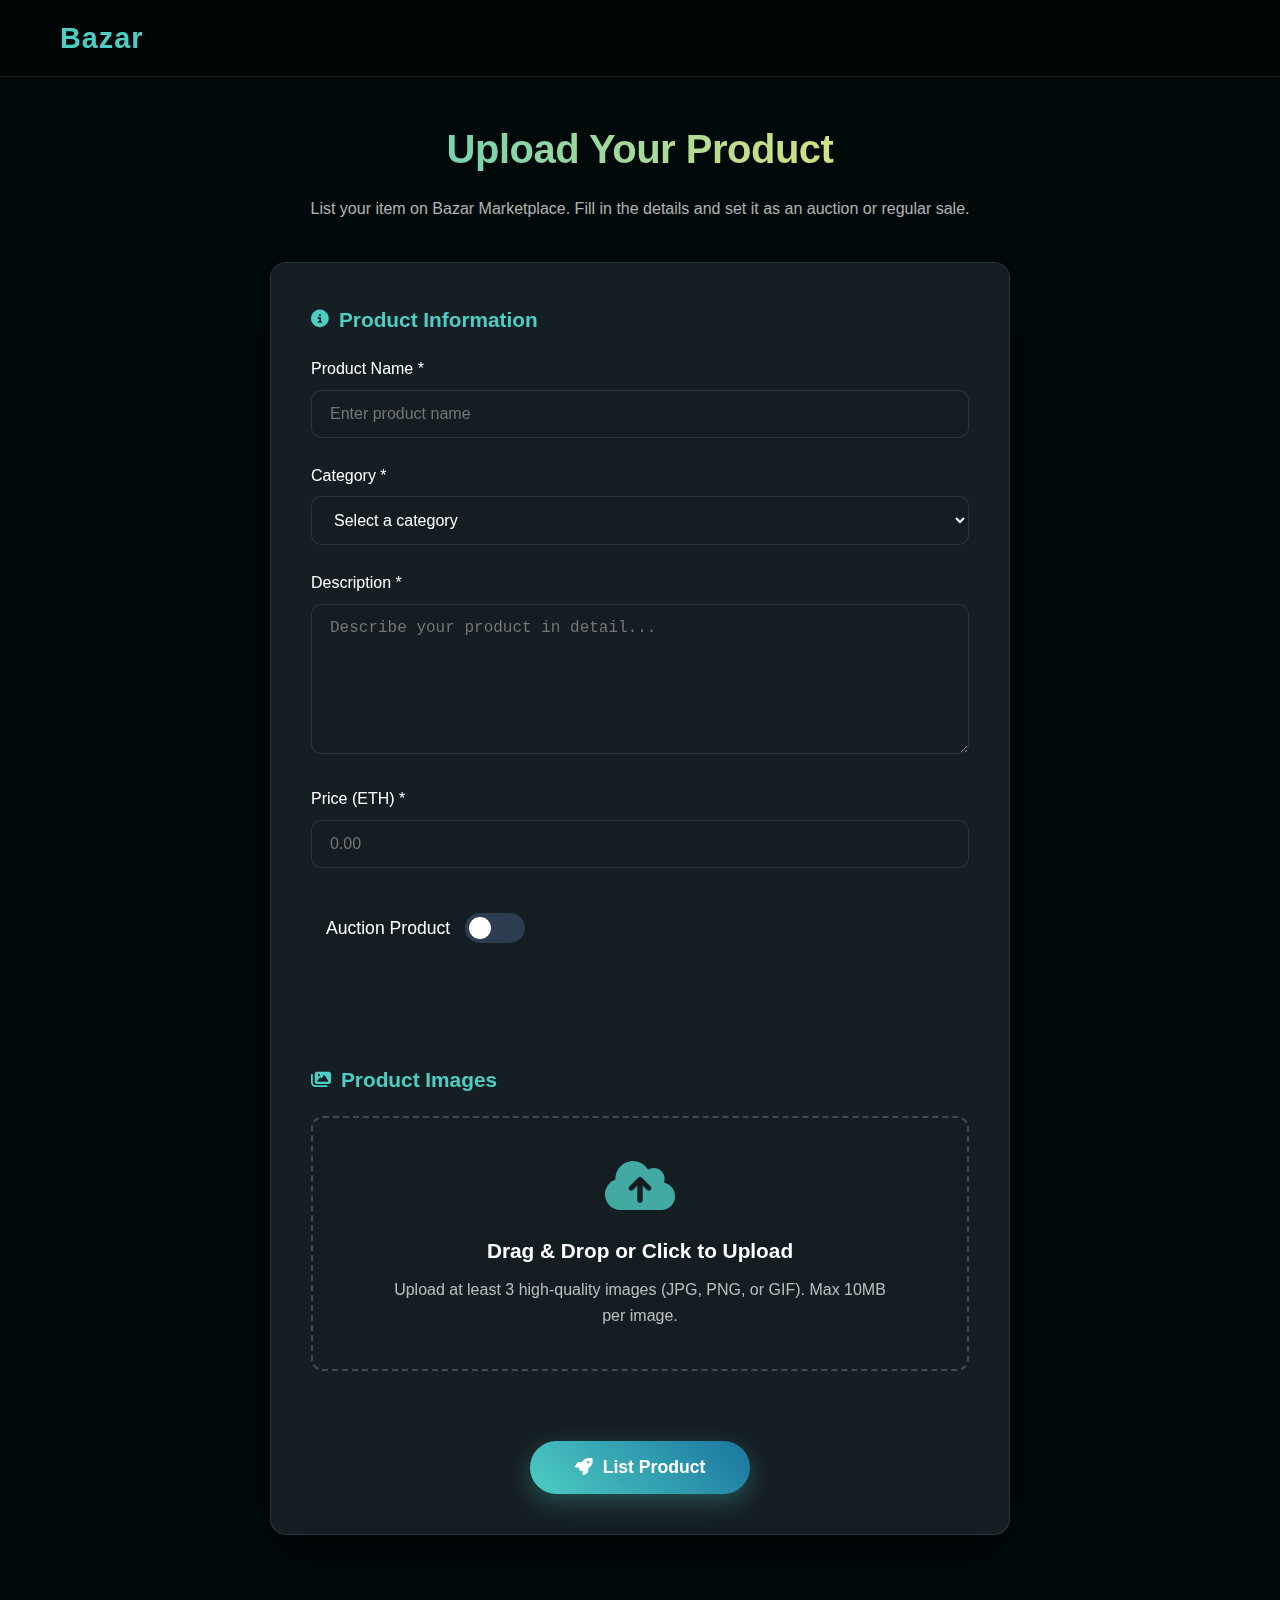
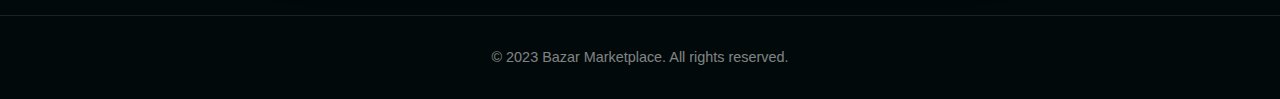
<file: frontend/templates/product-form.html>
<!DOCTYPE html>
<html lang="en">
<head>
  <meta charset="UTF-8">
  <meta name="viewport" content="width=device-width, initial-scale=1.0">
  <title>Product Upload | Bazar Marketplace</title>
  <link rel="stylesheet" href="https://cdnjs.cloudflare.com/ajax/libs/font-awesome/6.4.0/css/all.min.css">
  <style>
    * {
      box-sizing: border-box;
      margin: 0;
      padding: 0;
    }

    :root {
      --primary: #4ecdc4;
      --secondary: #1a2b2e;
      --dark: #071214;
      --darker: #02090a;
      --light: #e0e0e0;
      --danger: #ff4757;
      --warning: #ffe66d;
    }

    body {
      background-color: var(--darker);
      color: white;
      font-family: 'Segoe UI', Tahoma, Geneva, Verdana, sans-serif;
      line-height: 1.6;
      min-height: 100vh;
      display: flex;
      flex-direction: column;
    }

    /* Navbar */
    .navbar {
      position: sticky;
      top: 0;
      width: 100%;
      padding: 15px 60px;
      display: flex;
      justify-content: space-between;
      align-items: center;
      background: rgba(0, 0, 0, 0.4);
      backdrop-filter: blur(12px);
      -webkit-backdrop-filter: blur(12px);
      z-index: 1000;
      border-bottom: 1px solid rgba(255, 255, 255, 0.1);
    }

    .left-section {
      display: flex;
      align-items: center;
      gap: 40px;
    }

    .logo {
      font-size: 1.8rem;
      font-weight: bold;
      color: var(--primary);
      letter-spacing: 1px;
    }

    /* Form Container */
    .form-container {
      max-width: 800px;
      margin: 40px auto;
      padding: 0 30px;
      flex-grow: 1;
      width: 100%;
    }

    .form-header {
      text-align: center;
      margin-bottom: 40px;
    }

    .form-header h1 {
      font-size: 2.5rem;
      margin-bottom: 15px;
      background: linear-gradient(90deg, var(--primary), var(--warning));
      -webkit-background-clip: text;
      -webkit-text-fill-color: transparent;
      letter-spacing: -0.5px;
    }

    .form-header p {
      color: rgba(255, 255, 255, 0.7);
      max-width: 700px;
      margin: 0 auto;
    }

    .form-card {
      background: rgba(30, 40, 45, 0.7);
      backdrop-filter: blur(10px);
      border-radius: 16px;
      padding: 40px;
      border: 1px solid rgba(255, 255, 255, 0.1);
      box-shadow: 0 20px 50px rgba(0, 0, 0, 0.3);
    }

    .form-section {
      margin-bottom: 30px;
    }

    .form-section h3 {
      font-size: 1.3rem;
      margin-bottom: 20px;
      color: var(--primary);
      display: flex;
      align-items: center;
      gap: 10px;
    }

    .form-section h3 i {
      font-size: 1.1rem;
    }

    .form-group {
      margin-bottom: 25px;
    }

    .form-group label {
      display: block;
      margin-bottom: 8px;
      font-weight: 500;
    }

    .form-control {
      width: 100%;
      padding: 14px 18px;
      border-radius: 10px;
      border: 1px solid rgba(255, 255, 255, 0.1);
      background: rgba(20, 30, 35, 0.6);
      color: white;
      font-size: 1rem;
      transition: all 0.3s;
    }

    .form-control:focus {
      outline: none;
      border-color: var(--primary);
      box-shadow: 0 0 0 3px rgba(78, 205, 196, 0.2);
    }

    textarea.form-control {
      min-height: 150px;
      resize: vertical;
    }

    /* Toggle switch */
    .toggle-container {
      display: flex;
      align-items: center;
      gap: 15px;
      margin-bottom: 25px;
      padding: 15px;
      background: rgba(20, 30, 35, 0.4);
      border-radius: 10px;
    }
    
    .toggle-label {
      font-size: 1.1rem;
      font-weight: 500;
    }
    
    .toggle-switch {
      position: relative;
      display: inline-block;
      width: 60px;
      height: 30px;
    }
    
    .toggle-switch input {
      opacity: 0;
      width: 0;
      height: 0;
    }
    
    .slider {
      position: absolute;
      cursor: pointer;
      top: 0;
      left: 0;
      right: 0;
      bottom: 0;
      background-color: #2c3e50;
      transition: .4s;
      border-radius: 30px;
    }
    
    .slider:before {
      position: absolute;
      content: "";
      height: 22px;
      width: 22px;
      left: 4px;
      bottom: 4px;
      background-color: white;
      transition: .4s;
      border-radius: 50%;
    }
    
    input:checked + .slider {
      background-color: var(--primary);
    }
    
    input:checked + .slider:before {
      transform: translateX(30px);
    }

    /* Auction fields */
    .auction-fields {
      display: grid;
      grid-template-columns: 1fr 1fr;
      gap: 20px;
      background: rgba(20, 30, 35, 0.4);
      padding: 25px;
      border-radius: 10px;
      border-left: 4px solid var(--primary);
      margin-top: 20px;
      opacity: 0;
      height: 0;
      overflow: hidden;
      transition: all 0.4s ease;
    }
    
    .auction-fields.active {
      opacity: 1;
      height: auto;
      overflow: visible;
    }

    /* Image Upload Section */
    .image-upload-section {
      margin-top: 30px;
    }

    .upload-area {
      border: 2px dashed rgba(255, 255, 255, 0.2);
      border-radius: 12px;
      padding: 40px 20px;
      text-align: center;
      cursor: pointer;
      transition: all 0.3s;
      background: rgba(20, 30, 35, 0.4);
      margin-bottom: 30px;
    }

    .upload-area:hover {
      border-color: var(--primary);
      background: rgba(30, 50, 55, 0.5);
    }

    .upload-area i {
      font-size: 3.5rem;
      color: var(--primary);
      margin-bottom: 20px;
      opacity: 0.8;
    }

    .upload-area h4 {
      font-size: 1.3rem;
      margin-bottom: 10px;
    }

    .upload-area p {
      color: rgba(255, 255, 255, 0.7);
      max-width: 500px;
      margin: 0 auto;
    }

    .image-previews {
      display: grid;
      grid-template-columns: repeat(auto-fill, minmax(150px, 1fr));
      gap: 20px;
      margin-top: 30px;
    }

    .image-preview {
      position: relative;
      border-radius: 10px;
      overflow: hidden;
      aspect-ratio: 1/1;
      border: 2px solid transparent;
      transition: all 0.3s;
      cursor: pointer;
    }

    .image-preview img {
      width: 100%;
      height: 100%;
      object-fit: cover;
      display: block;
    }

    .image-preview:hover {
      transform: translateY(-5px);
      box-shadow: 0 10px 20px rgba(0, 0, 0, 0.3);
    }

    .image-preview.primary {
      border-color: var(--primary);
      box-shadow: 0 0 0 3px rgba(78, 205, 196, 0.3);
    }

    .image-preview .primary-badge {
      position: absolute;
      top: 10px;
      right: 10px;
      background: var(--primary);
      color: var(--darker);
      font-size: 0.8rem;
      font-weight: bold;
      padding: 5px 10px;
      border-radius: 20px;
      display: none;
    }

    .image-preview.primary .primary-badge {
      display: block;
    }

    .image-preview .actions {
      position: absolute;
      bottom: 0;
      left: 0;
      right: 0;
      background: rgba(0, 0, 0, 0.7);
      padding: 10px;
      display: flex;
      justify-content: center;
      gap: 15px;
      transform: translateY(100%);
      transition: transform 0.3s;
    }

    .image-preview:hover .actions {
      transform: translateY(0);
    }

    .image-preview .actions button {
      background: none;
      border: none;
      color: white;
      font-size: 1.1rem;
      cursor: pointer;
      width: 36px;
      height: 36px;
      border-radius: 50%;
      display: flex;
      align-items: center;
      justify-content: center;
      transition: all 0.3s;
    }

    .image-preview .actions button:hover {
      background: rgba(255, 255, 255, 0.1);
    }

    .image-preview .actions .set-primary {
      color: var(--primary);
    }

    .image-preview .actions .delete {
      color: var(--danger);
    }

    /* Submit Button */
    .submit-section {
      display: flex;
      justify-content: center;
      margin-top: 40px;
    }

    .submit-btn {
      background: linear-gradient(45deg, var(--primary), #1a759f);
      color: white;
      border: none;
      padding: 16px 45px;
      font-size: 1.1rem;
      font-weight: 600;
      border-radius: 50px;
      cursor: pointer;
      transition: all 0.3s;
      display: flex;
      align-items: center;
      gap: 10px;
      box-shadow: 0 8px 25px rgba(78, 205, 196, 0.3);
    }

    .submit-btn:hover {
      transform: translateY(-3px);
      box-shadow: 0 12px 30px rgba(78, 205, 196, 0.4);
    }

    /* Footer */
    footer {
      text-align: center;
      padding: 30px;
      color: rgba(255, 255, 255, 0.5);
      font-size: 0.9rem;
      border-top: 1px solid rgba(255, 255, 255, 0.1);
      margin-top: 40px;
    }

    /* Responsive design */
    @media (max-width: 900px) {
      .navbar {
        padding: 15px 30px;
      }
      
      .form-container {
        padding: 0 20px;
      }
      
      .form-card {
        padding: 30px;
      }
      
      .auction-fields {
        grid-template-columns: 1fr;
      }
    }

    @media (max-width: 600px) {
      .navbar {
        padding: 15px 20px;
      }
      
      .logo {
        font-size: 1.5rem;
      }
      
      .form-header h1 {
        font-size: 2rem;
      }
      
      .form-card {
        padding: 25px 20px;
      }
    }
  </style>
</head>
<body>
  <header class="navbar">
    <div class="left-section">
      <div class="logo">Bazar</div>
    </div>
  </header>

  <div class="form-container">
    <div class="form-header">
      <h1>Upload Your Product</h1>
      <p>List your item on Bazar Marketplace. Fill in the details and set it as an auction or regular sale.</p>
    </div>

    <div class="form-card">
      <form id="productForm">
        <div class="form-section">
          <h3><i class="fas fa-info-circle"></i> Product Information</h3>
          <div class="form-group">
            <label for="productName">Product Name *</label>
            <input type="text" id="productName" class="form-control" placeholder="Enter product name" required>
          </div>
          <div class="form-group">
            <label for="productCategory">Category *</label>
            <select id="productCategory" class="form-control" required>
              <option value="">Select a category</option>
              <option value="art">Digital Art</option>
              <option value="collectibles">Collectibles</option>
              <option value="photography">Photography</option>
              <option value="music">Music</option>
              <option value="domain">Domain Names</option>
              <option value="virtual">Virtual Worlds</option>
            </select>
          </div>
          <div class="form-group">
            <label for="productDescription">Description *</label>
            <textarea id="productDescription" class="form-control" placeholder="Describe your product in detail..." required></textarea>
          </div>
          <div class="form-group">
            <label for="productPrice">Price (ETH) *</label>
            <input type="number" id="productPrice" class="form-control" placeholder="0.00" min="0.01" step="0.01" required>
          </div>
        </div>
        
        <div class="form-section">
          <div class="toggle-container">
            <div class="toggle-label">Auction Product</div>
            <label class="toggle-switch">
              <input type="checkbox" id="auctionToggle">
              <span class="slider"></span>
            </label>
          </div>
          
          <div class="auction-fields" id="auctionFields">
            <div class="form-group">
              <label for="startingBid">Starting Bid (ETH) *</label>
              <input type="number" id="startingBid" class="form-control" placeholder="0.00" min="0.01" step="0.01">
            </div>
            <div class="form-group">
              <label for="auctionDuration">Auction Duration *</label>
              <select id="auctionDuration" class="form-control">
                <option value="1">1 day</option>
                <option value="3" selected>3 days</option>
                <option value="5">5 days</option>
                <option value="7">7 days</option>
                <option value="14">14 days</option>
              </select>
            </div>
            <div class="form-group">
              <label for="reservePrice">Reserve Price (ETH)</label>
              <input type="number" id="reservePrice" class="form-control" placeholder="Optional" min="0.01" step="0.01">
            </div>
          </div>
        </div>

        <div class="form-section image-upload-section">
          <h3><i class="fas fa-images"></i> Product Images</h3>
          <div class="upload-area" id="uploadArea">
            <i class="fas fa-cloud-upload-alt"></i>
            <h4>Drag & Drop or Click to Upload</h4>
            <p>Upload at least 3 high-quality images (JPG, PNG, or GIF). Max 10MB per image.</p>
            <input type="file" id="fileInput" accept="image/*" multiple style="display: none;">
          </div>
          
          <div class="image-previews" id="imagePreviews">
            <!-- Image previews will be added here -->
          </div>
        </div>

        <div class="submit-section">
          <button type="submit" class="submit-btn">
            <i class="fas fa-rocket"></i> List Product
          </button>
        </div>
      </form>
    </div>
  </div>

  <footer>
    &copy; 2023 Bazar Marketplace. All rights reserved.
  </footer>

  <script>
    document.addEventListener('DOMContentLoaded', function() {
      const auctionToggle = document.getElementById('auctionToggle');
      const auctionFields = document.getElementById('auctionFields');
      const uploadArea = document.getElementById('uploadArea');
      const fileInput = document.getElementById('fileInput');
      const imagePreviews = document.getElementById('imagePreviews');
      let primaryImageId = null;
      
      // Auction toggle handler
      auctionToggle.addEventListener('change', function() {
        if (this.checked) {
          auctionFields.classList.add('active');
          document.getElementById('startingBid').required = true;
          document.getElementById('auctionDuration').required = true;
        } else {
          auctionFields.classList.remove('active');
          document.getElementById('startingBid').required = false;
          document.getElementById('auctionDuration').required = false;
        }
      });
      
      // Upload area click handler
      uploadArea.addEventListener('click', () => {
        fileInput.click();
      });
      
      // Handle drag and drop
      uploadArea.addEventListener('dragover', (e) => {
        e.preventDefault();
        uploadArea.style.borderColor = 'var(--primary)';
        uploadArea.style.backgroundColor = 'rgba(30, 50, 55, 0.5)';
      });
      
      uploadArea.addEventListener('dragleave', () => {
        uploadArea.style.borderColor = 'rgba(255, 255, 255, 0.2)';
        uploadArea.style.backgroundColor = 'rgba(20, 30, 35, 0.4)';
      });
      
      uploadArea.addEventListener('drop', (e) => {
        e.preventDefault();
        uploadArea.style.borderColor = 'rgba(255, 255, 255, 0.2)';
        uploadArea.style.backgroundColor = 'rgba(20, 30, 35, 0.4)';
        
        if (e.dataTransfer.files.length) {
          fileInput.files = e.dataTransfer.files;
          handleFileSelect();
        }
      });
      
      // Handle file selection
      function handleFileSelect() {
        const files = fileInput.files;
        
        if (files.length > 0) {
          for (let i = 0; i < files.length; i++) {
            const file = files[i];
            
            // Check if file is an image
            if (!file.type.match('image.*')) {
              alert('Please select only image files.');
              continue;
            }
            
            // Check file size (max 10MB)
            if (file.size > 10 * 1024 * 1024) {
              alert('File size exceeds 10MB: ' + file.name);
              continue;
            }
            
            // Create preview
            const reader = new FileReader();
            
            reader.onload = function(e) {
              const imageId = 'img-' + Date.now() + '-' + Math.floor(Math.random() * 1000);
              const isFirstImage = imagePreviews.children.length === 0;
              
              const preview = document.createElement('div');
              preview.className = 'image-preview' + (isFirstImage ? ' primary' : '');
              preview.dataset.id = imageId;
              preview.innerHTML = `
                <img src="${e.target.result}" alt="Preview">
                <div class="primary-badge">Primary</div>
                <div class="actions">
                  <button type="button" class="set-primary" title="Set as primary">
                    <i class="fas fa-star"></i>
                  </button>
                  <button type="button" class="delete" title="Remove image">
                    <i class="fas fa-trash"></i>
                  </button>
                </div>
              `;
              
              imagePreviews.appendChild(preview);
              
              // Set first image as primary by default
              if (isFirstImage) {
                primaryImageId = imageId;
              }
              
              // Add event listeners to buttons
              preview.querySelector('.set-primary').addEventListener('click', function(e) {
                e.stopPropagation();
                setPrimaryImage(imageId);
              });
              
              preview.querySelector('.delete').addEventListener('click', function(e) {
                e.stopPropagation();
                preview.remove();
                if (primaryImageId === imageId) {
                  if (imagePreviews.children.length > 0) {
                    setPrimaryImage(imagePreviews.children[0].dataset.id);
                  } else {
                    primaryImageId = null;
                  }
                }
              });
              
              // Click on preview to set as primary
              preview.addEventListener('click', function(e) {
                if (e.target.tagName !== 'BUTTON') {
                  setPrimaryImage(imageId);
                }
              });
            };
            
            reader.readAsDataURL(file);
          }
        }
      }
      
      // Set an image as primary
      function setPrimaryImage(imageId) {
        // Remove primary class from all images
        document.querySelectorAll('.image-preview').forEach(preview => {
          preview.classList.remove('primary');
        });
        
        // Add primary class to selected image
        const selectedPreview = document.querySelector(`.image-preview[data-id="${imageId}"]`);
        if (selectedPreview) {
          selectedPreview.classList.add('primary');
          primaryImageId = imageId;
        }
      }
      
      // Form submission handler
      document.getElementById('productForm').addEventListener('submit', function(e) {
        e.preventDefault();
        
        // Validate form
        const productName = document.getElementById('productName').value;
        const category = document.getElementById('productCategory').value;
        const price = document.getElementById('productPrice').value;
        
        if (!productName || !category || !price) {
          alert('Please fill in all required fields.');
          return;
        }
        
        // Validate images
        const images = document.querySelectorAll('.image-preview');
        if (images.length < 3) {
          alert('Please upload at least 3 images.');
          return;
        }
        
        if (!primaryImageId) {
          alert('Please select a primary image.');
          return;
        }
        
        // Check auction fields if auction is enabled
        if (auctionToggle.checked) {
          const startingBid = document.getElementById('startingBid').value;
          if (!startingBid) {
            alert('Please enter a starting bid for the auction.');
            return;
          }
        }
        
        // Form data would be sent to server here
        const formData = {
          productName,
          category,
          description: document.getElementById('productDescription').value,
          price,
          isAuction: auctionToggle.checked,
          primaryImage: primaryImageId,
          imageCount: images.length
        };
        
        if (auctionToggle.checked) {
          formData.startingBid = document.getElementById('startingBid').value;
          formData.auctionDuration = document.getElementById('auctionDuration').value;
          formData.reservePrice = document.getElementById('reservePrice').value;
        }
        
        console.log('Form submitted:', formData);
        
        // Show success message
        alert('Product uploaded successfully!');
      });
    });
  </script>
</body>
</html>
</file>
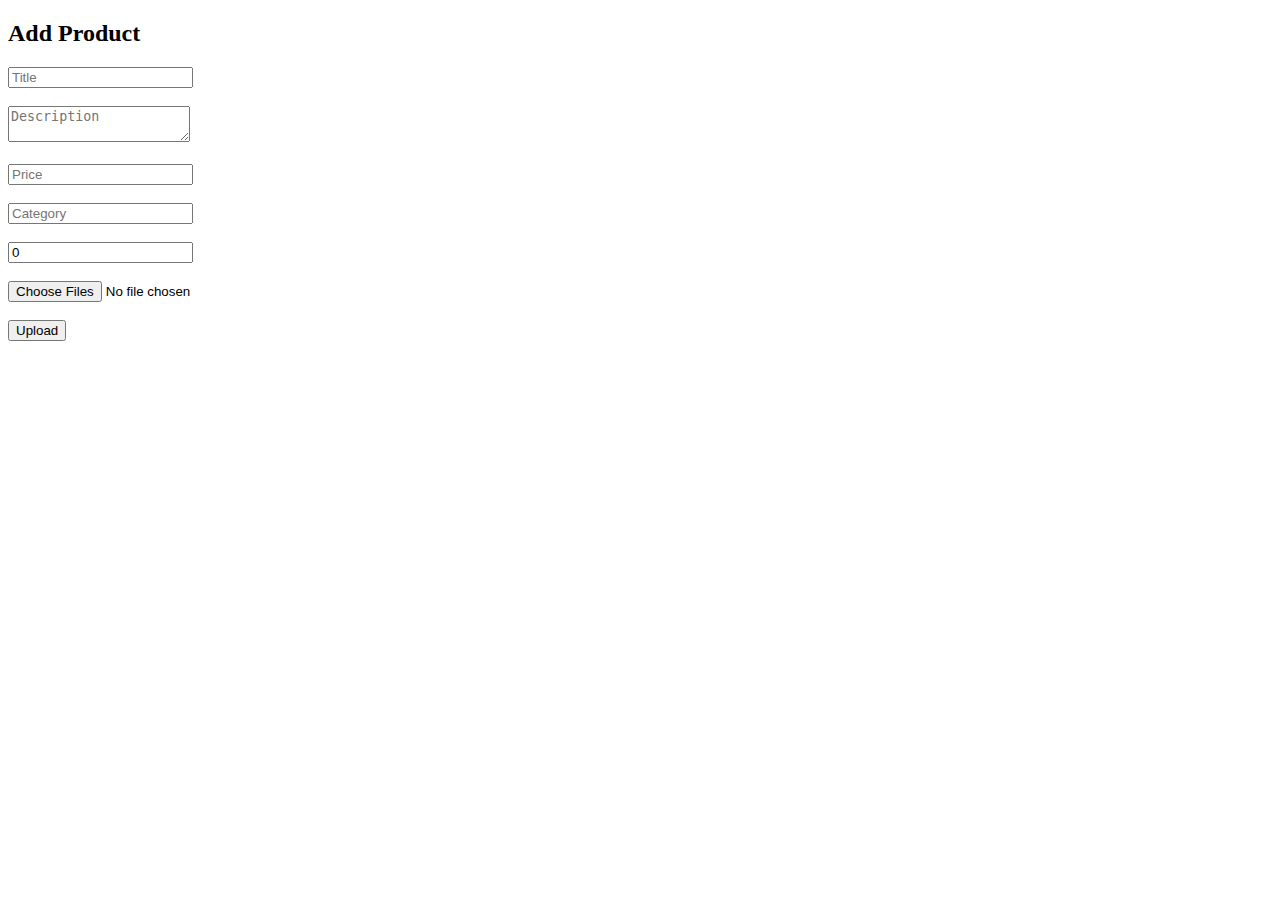
<file: frontend/templates/product.html>
<!DOCTYPE html>
<html lang="en">
<head>
    <meta charset="UTF-8">
    <title>Add Product</title>
</head>
<body>
<h2>Add Product</h2>
<form id="productForm">
    <input type="text" name="title" placeholder="Title" required><br><br>
    <textarea name="description" placeholder="Description" required></textarea><br><br>
    <input type="number" name="price" placeholder="Price" step="0.01" required><br><br>
    <input type="text" name="category" placeholder="Category" required><br><br>
    <input type="number" name="primary_image_index" placeholder="Primary image index" value="0" required><br><br>
    <input type="file" name="images" multiple required><br><br>
    <button type="submit">Upload</button>
</form>

<script>
    console.log("jj")
    document.getElementById('productForm').addEventListener('submit',async function(e) {
        e.preventDefault();
        const form = e.target;
        const formData = new FormData(form);

        const images = form.querySelector('input[name="images"]').files;
        for (let i = 0; i < images.length;i++) {
            formData.append('images', images[i]);
        }
        const res = await fetch('http://localhost:8080/upload',{
            method: 'POST',
            body: formData
        });
        console.log(res)

    });

</script>
</body>
</html>
</file>
